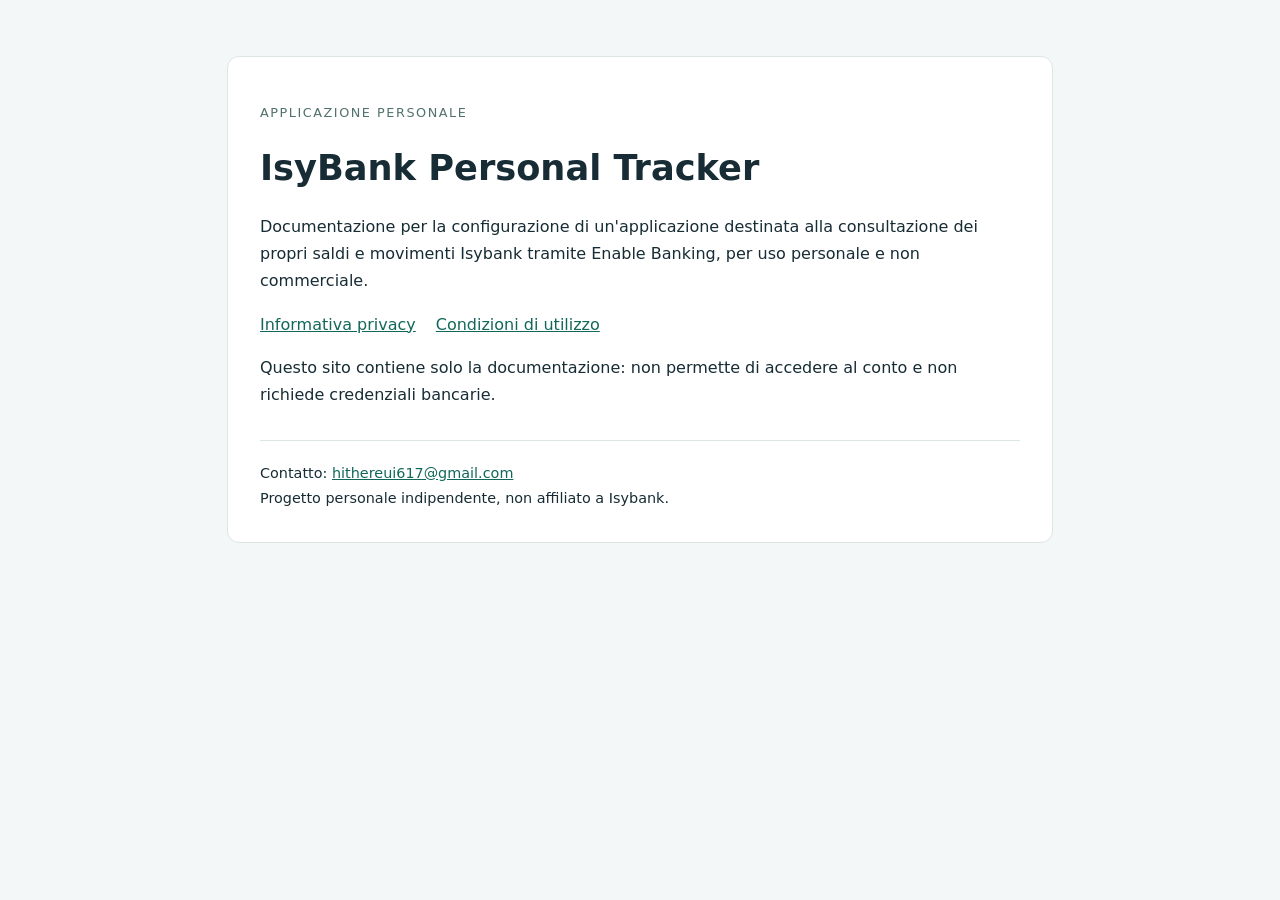
<file: index.html>
<!doctype html><html lang="it"><head><meta charset="utf-8"><meta name="viewport" content="width=device-width,initial-scale=1"><title>IsyBank Personal Tracker — Documentazione</title><link rel="stylesheet" href="style.css"></head><body><main><p class="eyebrow">Applicazione personale</p><h1>IsyBank Personal Tracker</h1><p>Documentazione per la configurazione di un'applicazione destinata alla consultazione dei propri saldi e movimenti Isybank tramite Enable Banking, per uso personale e non commerciale.</p><nav><a href="privacy.html">Informativa privacy</a><a href="terms.html">Condizioni di utilizzo</a></nav><p>Questo sito contiene solo la documentazione: non permette di accedere al conto e non richiede credenziali bancarie.</p><footer>Contatto: <a href="mailto:hithereui617@gmail.com">hithereui617@gmail.com</a><br>Progetto personale indipendente, non affiliato a Isybank.</footer></main></body></html>
</file>
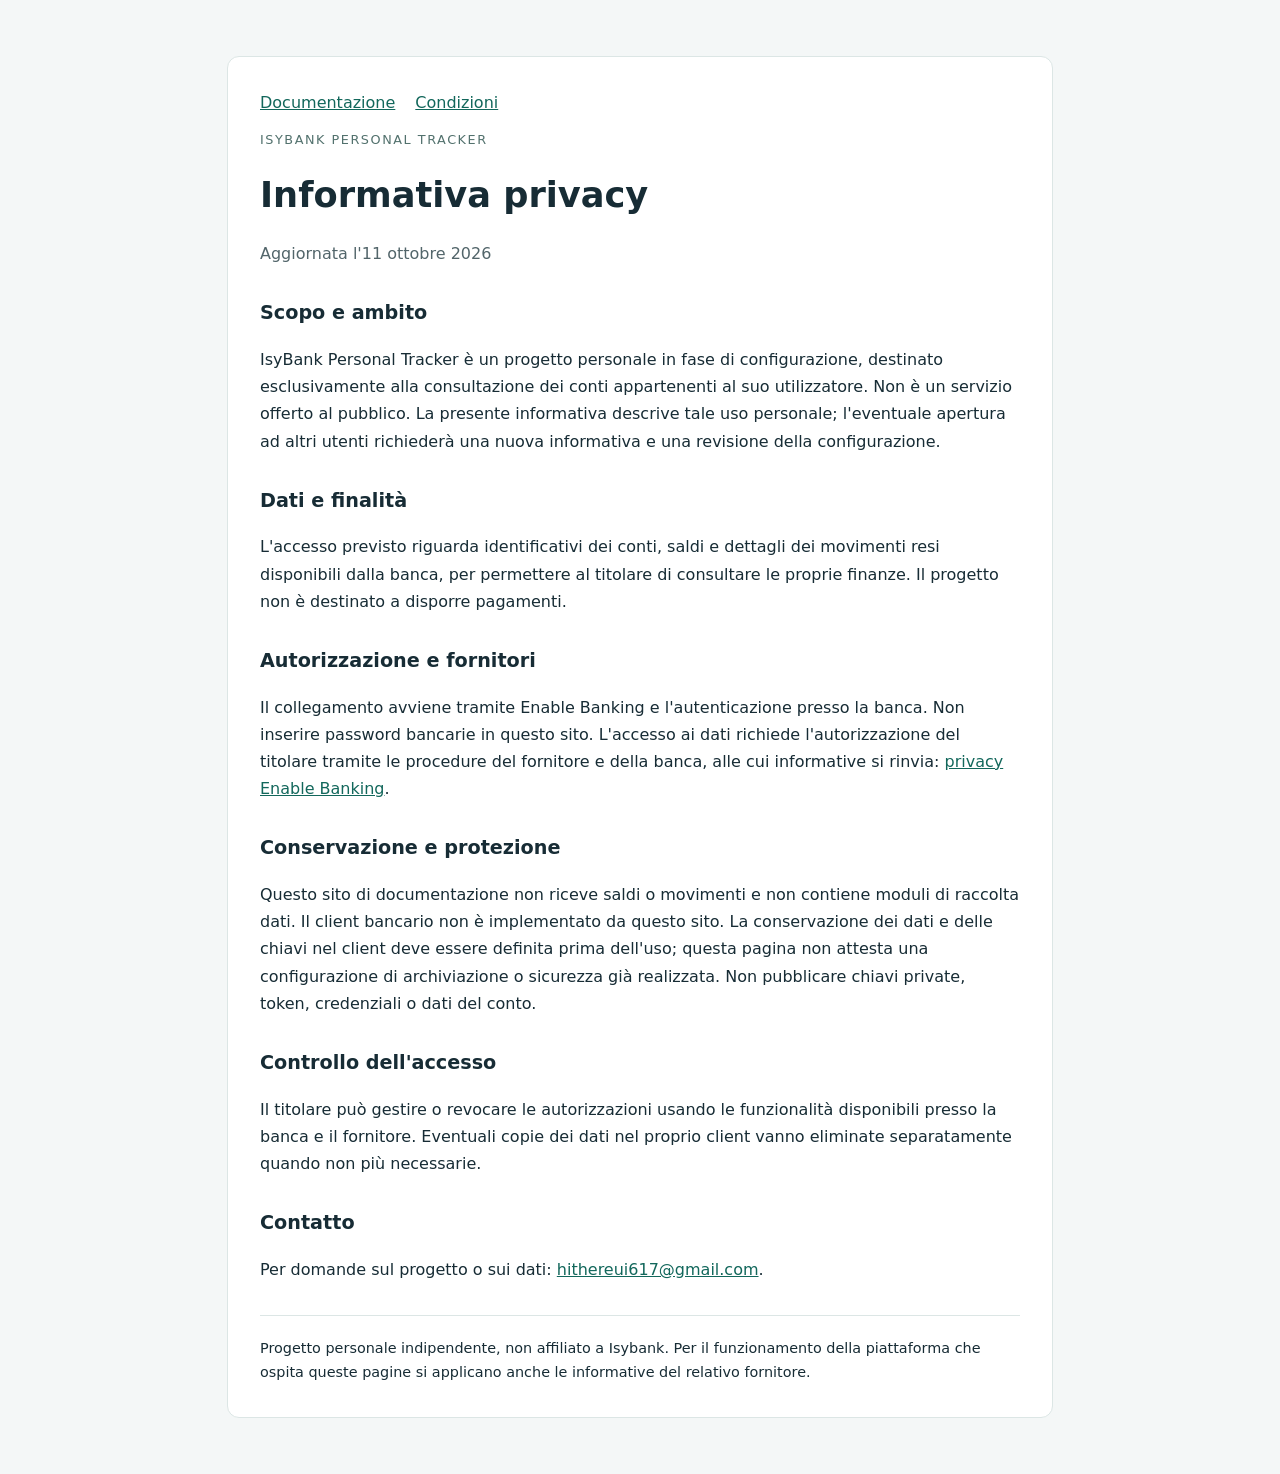
<file: privacy.html>
<!doctype html><html lang="it"><head><meta charset="utf-8"><meta name="viewport" content="width=device-width,initial-scale=1"><title>Informativa privacy — IsyBank Personal Tracker</title><link rel="stylesheet" href="style.css"></head><body><main><nav><a href="index.html">Documentazione</a><a href="terms.html">Condizioni</a></nav><p class="eyebrow">IsyBank Personal Tracker</p><h1>Informativa privacy</h1><p class="date">Aggiornata l'11 ottobre 2026</p><h2>Scopo e ambito</h2><p>IsyBank Personal Tracker è un progetto personale in fase di configurazione, destinato esclusivamente alla consultazione dei conti appartenenti al suo utilizzatore. Non è un servizio offerto al pubblico. La presente informativa descrive tale uso personale; l'eventuale apertura ad altri utenti richiederà una nuova informativa e una revisione della configurazione.</p><h2>Dati e finalità</h2><p>L'accesso previsto riguarda identificativi dei conti, saldi e dettagli dei movimenti resi disponibili dalla banca, per permettere al titolare di consultare le proprie finanze. Il progetto non è destinato a disporre pagamenti.</p><h2>Autorizzazione e fornitori</h2><p>Il collegamento avviene tramite Enable Banking e l'autenticazione presso la banca. Non inserire password bancarie in questo sito. L'accesso ai dati richiede l'autorizzazione del titolare tramite le procedure del fornitore e della banca, alle cui informative si rinvia: <a href="https://enablebanking.com/privacy/">privacy Enable Banking</a>.</p><h2>Conservazione e protezione</h2><p>Questo sito di documentazione non riceve saldi o movimenti e non contiene moduli di raccolta dati. Il client bancario non è implementato da questo sito. La conservazione dei dati e delle chiavi nel client deve essere definita prima dell'uso; questa pagina non attesta una configurazione di archiviazione o sicurezza già realizzata. Non pubblicare chiavi private, token, credenziali o dati del conto.</p><h2>Controllo dell'accesso</h2><p>Il titolare può gestire o revocare le autorizzazioni usando le funzionalità disponibili presso la banca e il fornitore. Eventuali copie dei dati nel proprio client vanno eliminate separatamente quando non più necessarie.</p><h2>Contatto</h2><p>Per domande sul progetto o sui dati: <a href="mailto:hithereui617@gmail.com">hithereui617@gmail.com</a>.</p><footer>Progetto personale indipendente, non affiliato a Isybank. Per il funzionamento della piattaforma che ospita queste pagine si applicano anche le informative del relativo fornitore.</footer></main></body></html>
</file>
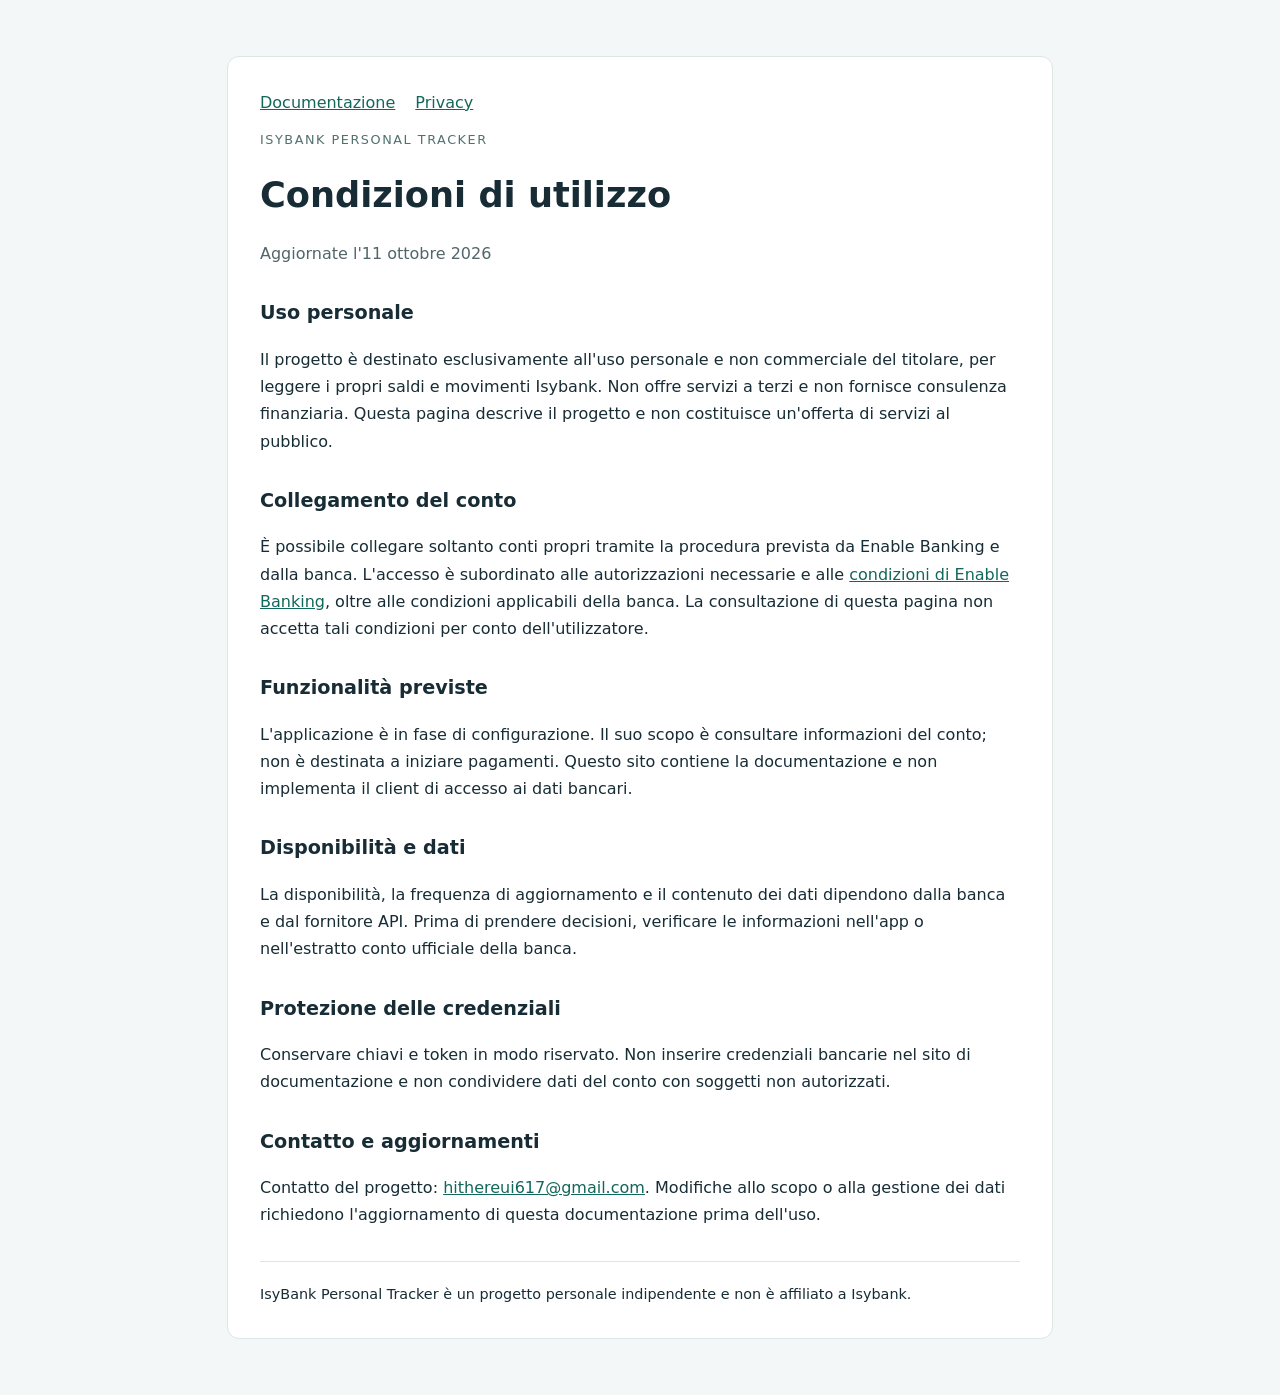
<file: terms.html>
<!doctype html><html lang="it"><head><meta charset="utf-8"><meta name="viewport" content="width=device-width,initial-scale=1"><title>Condizioni — IsyBank Personal Tracker</title><link rel="stylesheet" href="style.css"></head><body><main><nav><a href="index.html">Documentazione</a><a href="privacy.html">Privacy</a></nav><p class="eyebrow">IsyBank Personal Tracker</p><h1>Condizioni di utilizzo</h1><p class="date">Aggiornate l'11 ottobre 2026</p><h2>Uso personale</h2><p>Il progetto è destinato esclusivamente all'uso personale e non commerciale del titolare, per leggere i propri saldi e movimenti Isybank. Non offre servizi a terzi e non fornisce consulenza finanziaria. Questa pagina descrive il progetto e non costituisce un'offerta di servizi al pubblico.</p><h2>Collegamento del conto</h2><p>È possibile collegare soltanto conti propri tramite la procedura prevista da Enable Banking e dalla banca. L'accesso è subordinato alle autorizzazioni necessarie e alle <a href="https://enablebanking.com/terms/">condizioni di Enable Banking</a>, oltre alle condizioni applicabili della banca. La consultazione di questa pagina non accetta tali condizioni per conto dell'utilizzatore.</p><h2>Funzionalità previste</h2><p>L'applicazione è in fase di configurazione. Il suo scopo è consultare informazioni del conto; non è destinata a iniziare pagamenti. Questo sito contiene la documentazione e non implementa il client di accesso ai dati bancari.</p><h2>Disponibilità e dati</h2><p>La disponibilità, la frequenza di aggiornamento e il contenuto dei dati dipendono dalla banca e dal fornitore API. Prima di prendere decisioni, verificare le informazioni nell'app o nell'estratto conto ufficiale della banca.</p><h2>Protezione delle credenziali</h2><p>Conservare chiavi e token in modo riservato. Non inserire credenziali bancarie nel sito di documentazione e non condividere dati del conto con soggetti non autorizzati.</p><h2>Contatto e aggiornamenti</h2><p>Contatto del progetto: <a href="mailto:hithereui617@gmail.com">hithereui617@gmail.com</a>. Modifiche allo scopo o alla gestione dei dati richiedono l'aggiornamento di questa documentazione prima dell'uso.</p><footer>IsyBank Personal Tracker è un progetto personale indipendente e non è affiliato a Isybank.</footer></main></body></html>
</file>
<file: style.css>
:root{font-family:system-ui,sans-serif;color:#172c35;background:#f4f7f7;line-height:1.7}body{margin:0}main{max-width:760px;margin:56px auto;padding:32px;background:white;border:1px solid #dce6e5;border-radius:12px}nav{display:flex;gap:20px;flex-wrap:wrap}a{color:#12675b}h1{line-height:1.2;font-size:2.2rem}h2{font-size:1.2rem;margin-top:30px}.eyebrow{font-size:.8rem;letter-spacing:.12em;text-transform:uppercase;color:#52716d}.date{color:#52656a}footer{border-top:1px solid #dce6e5;margin-top:32px;padding-top:20px;font-size:.9rem}@media(max-width:700px){main{margin:16px;padding:24px}h1{font-size:1.8rem}}
</file>
